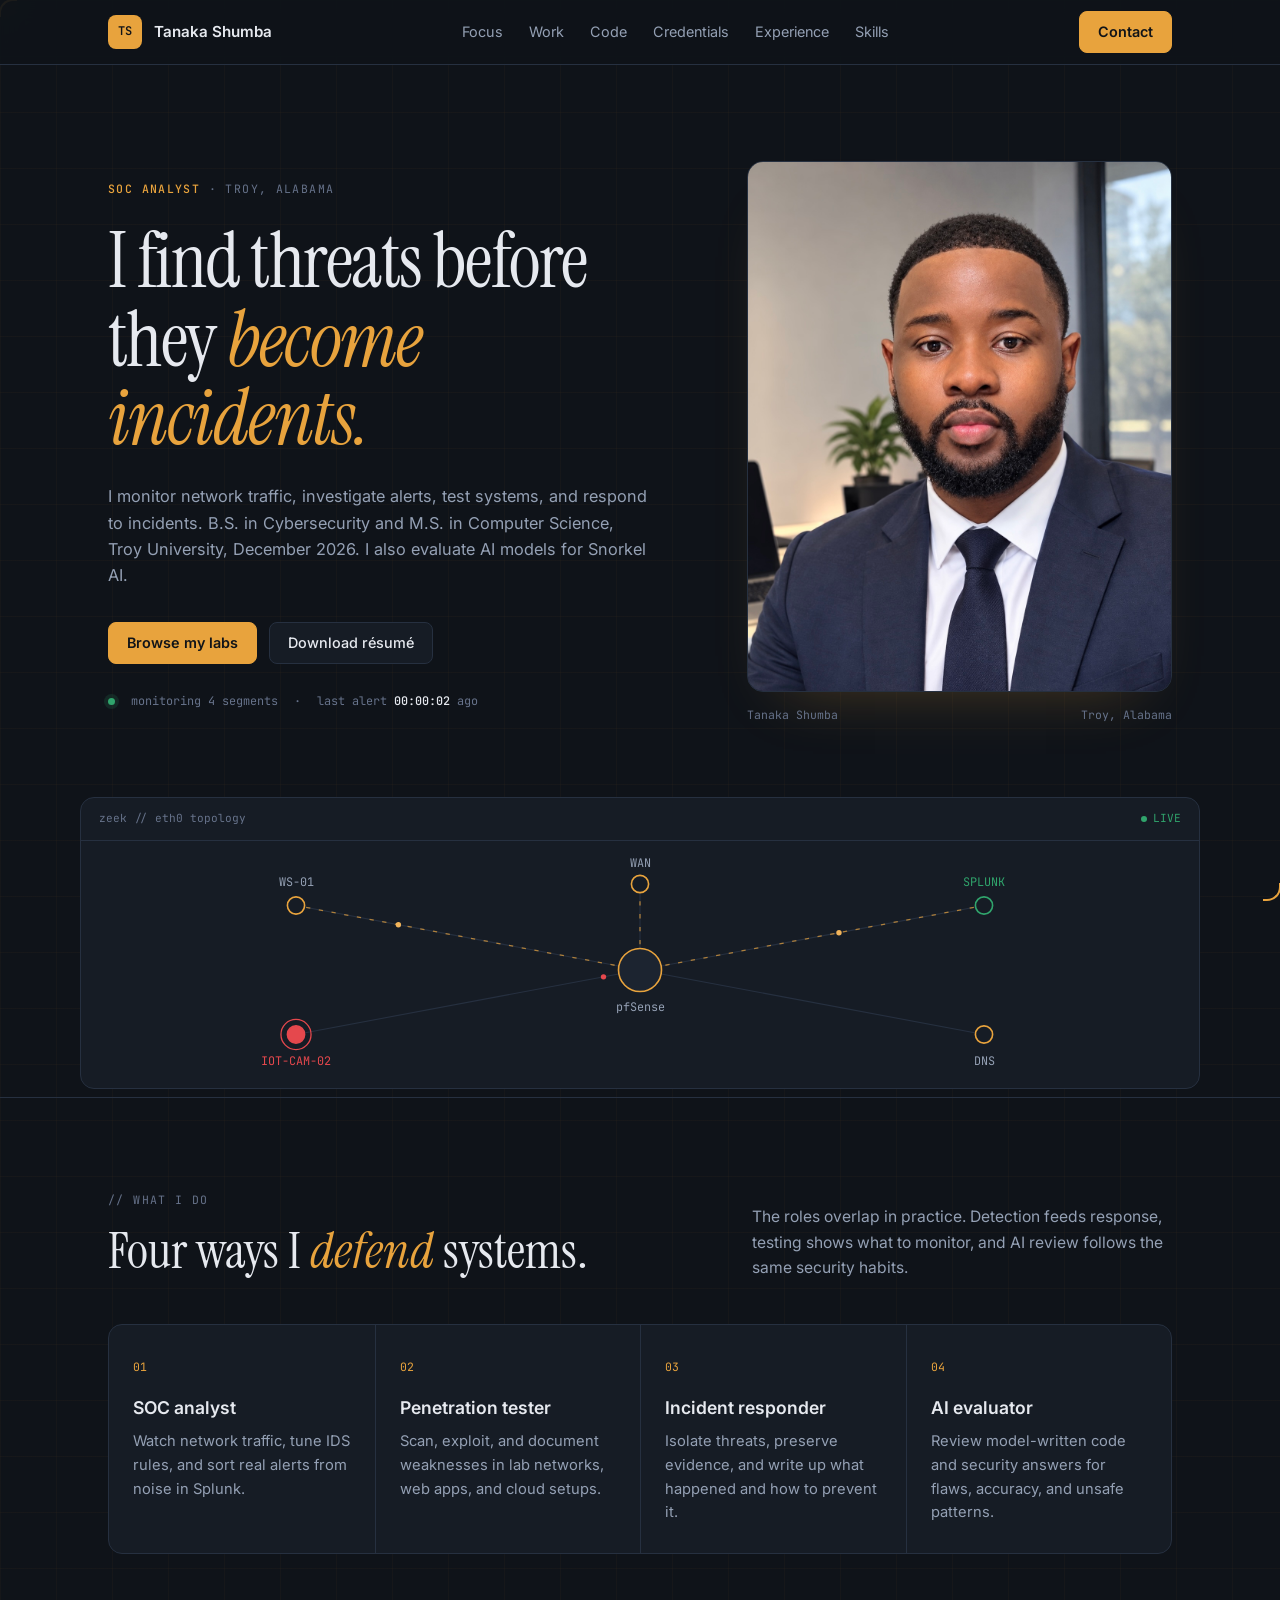
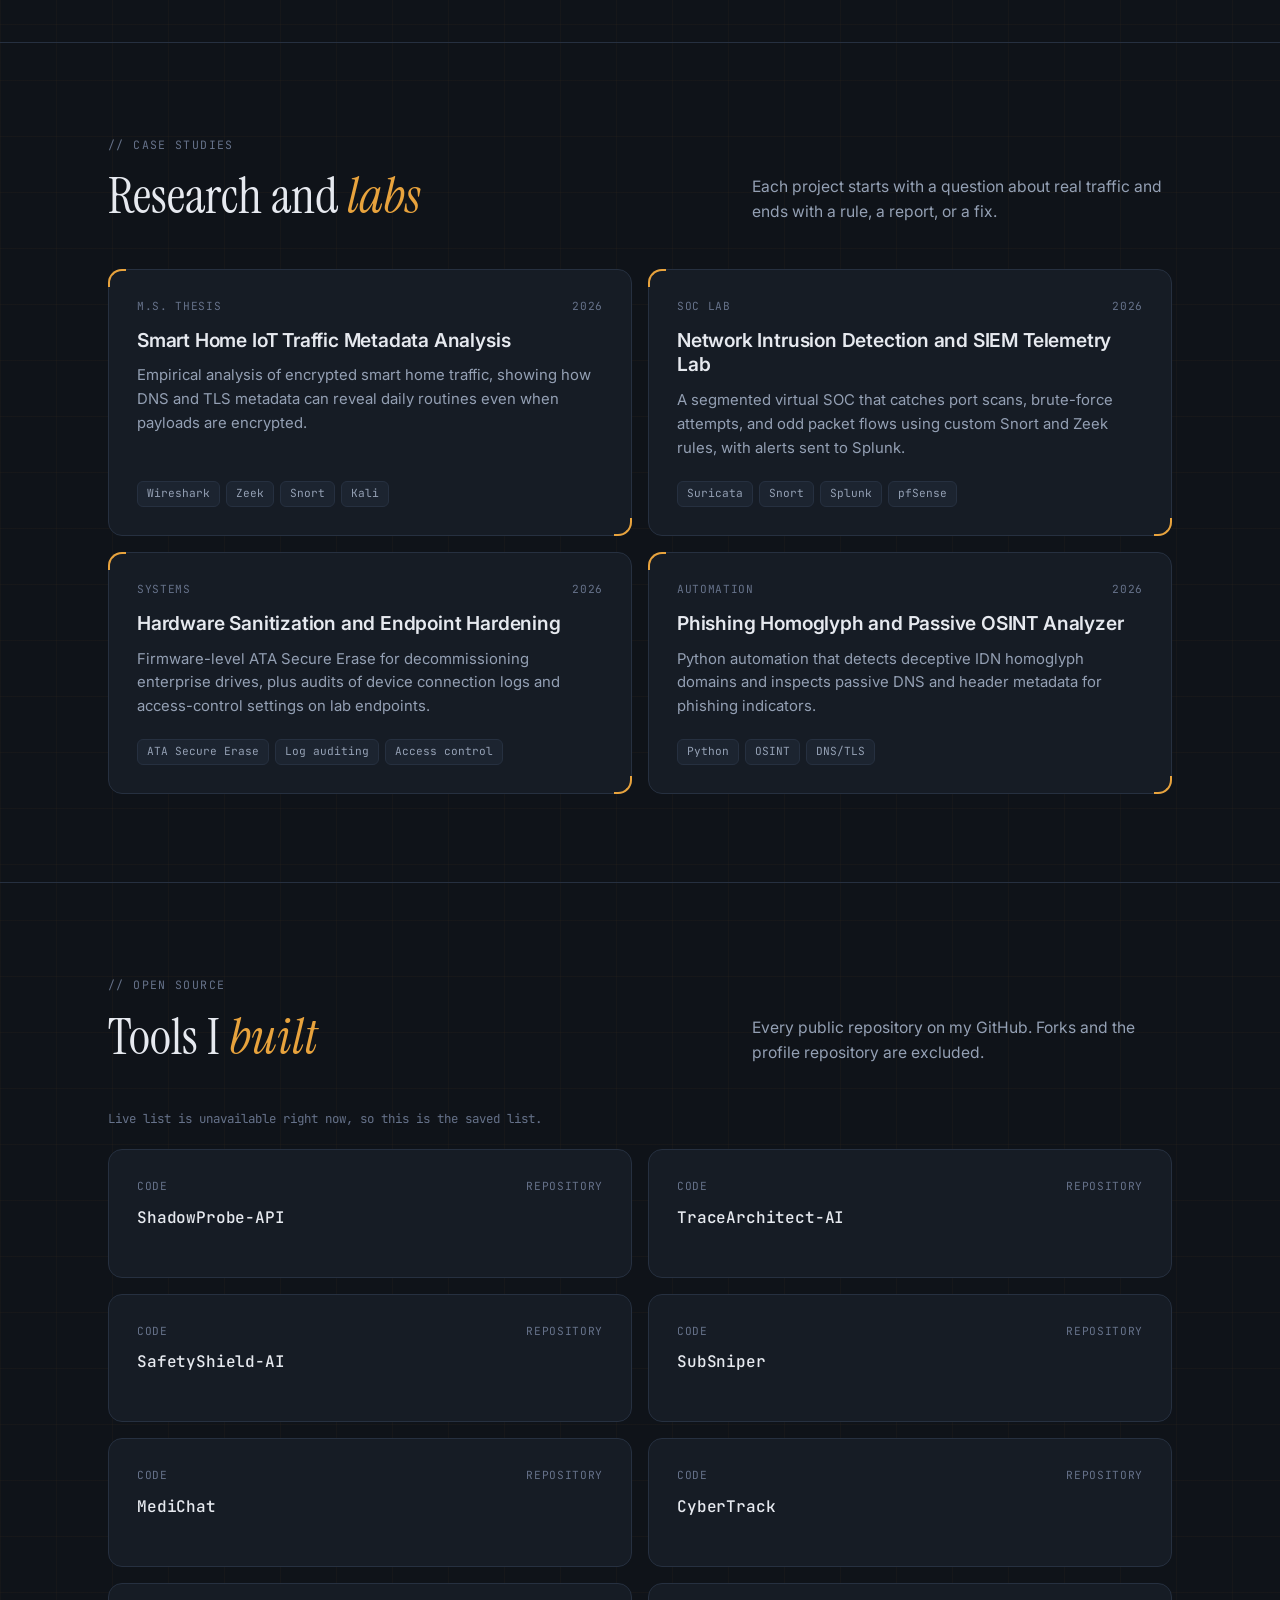
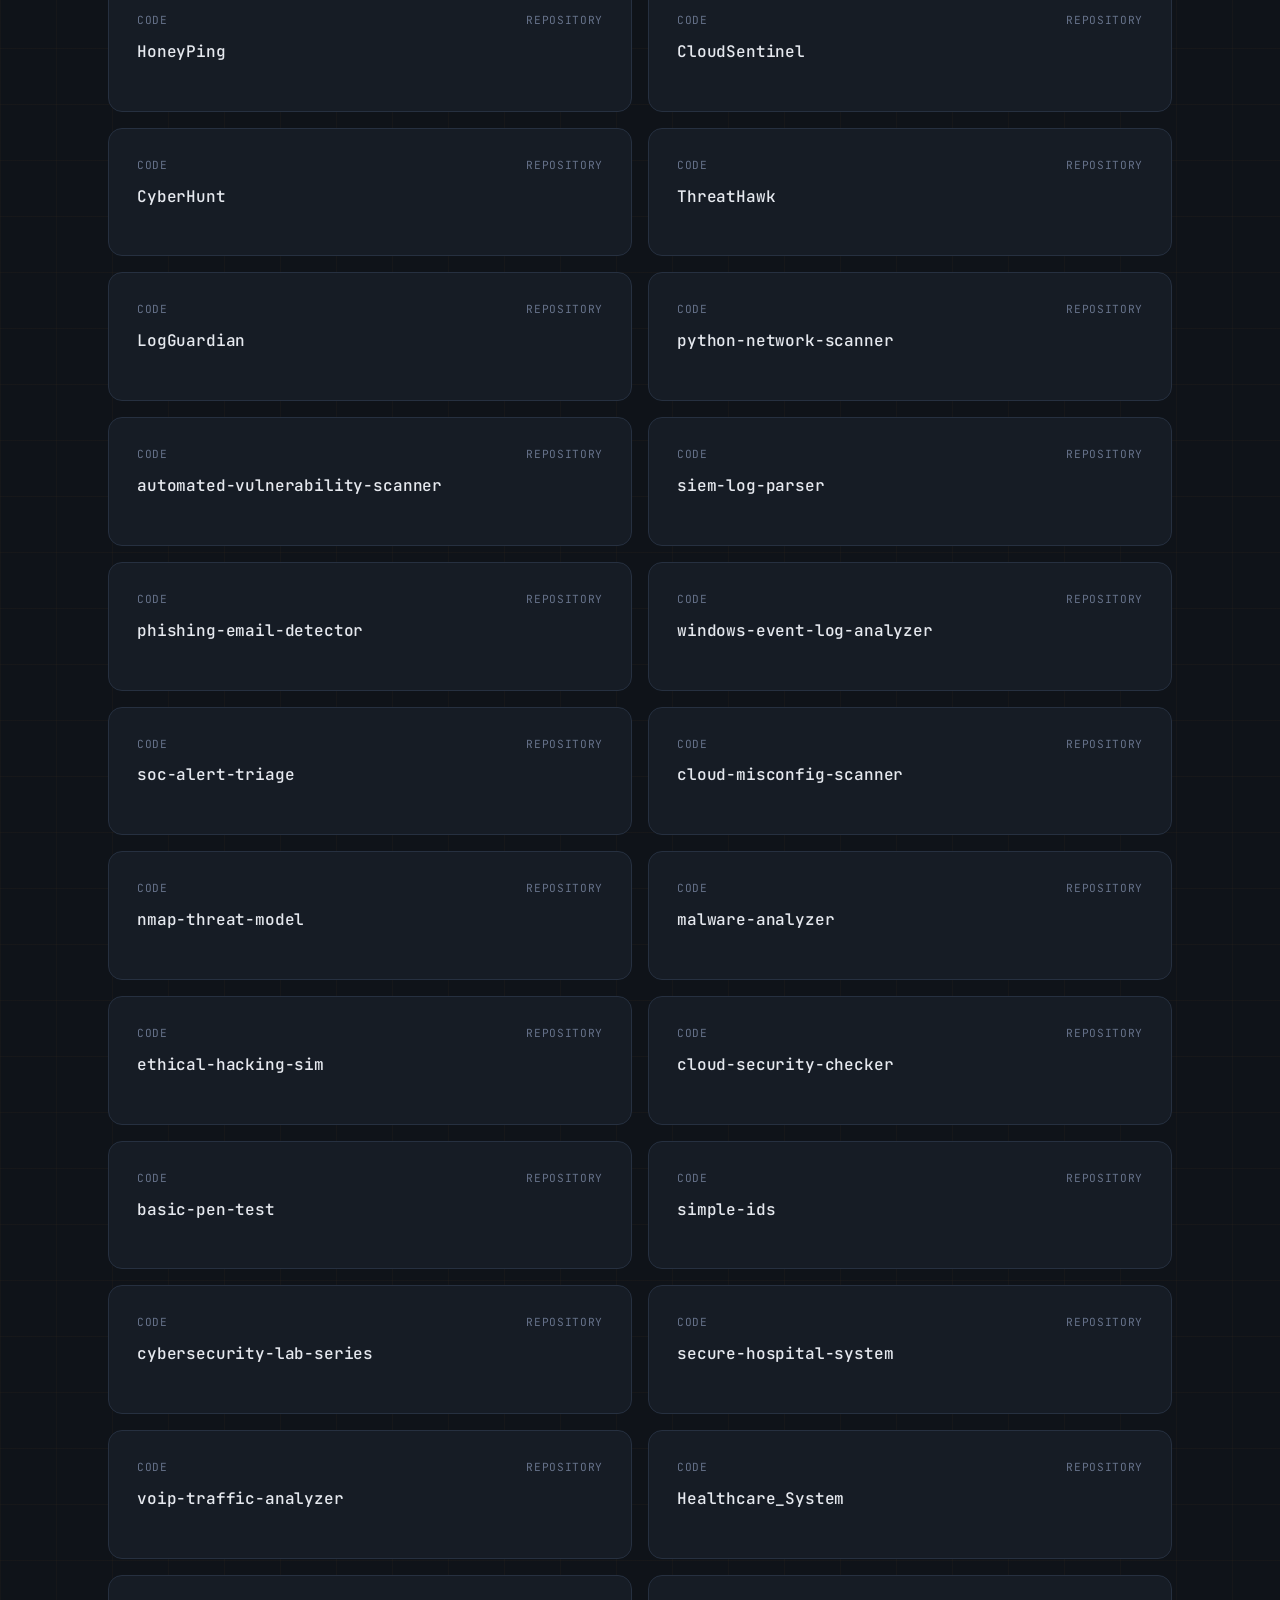
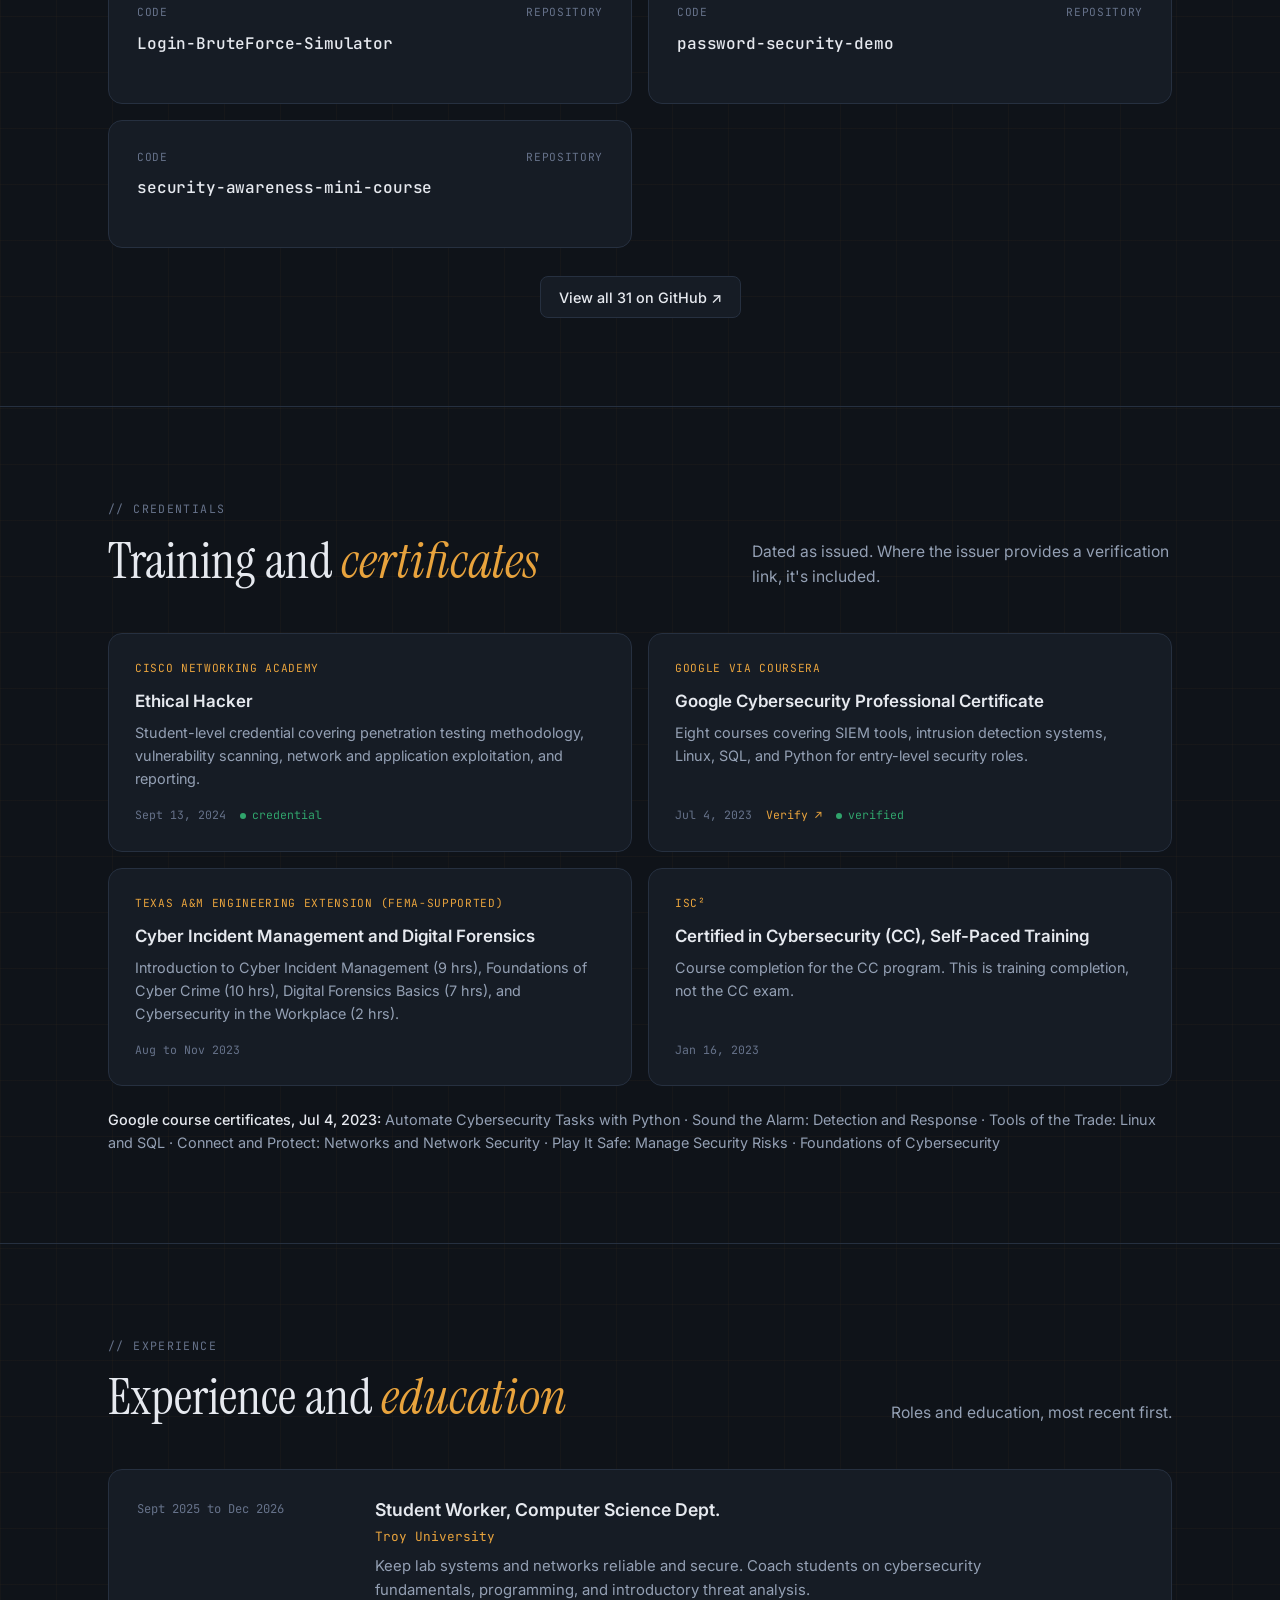
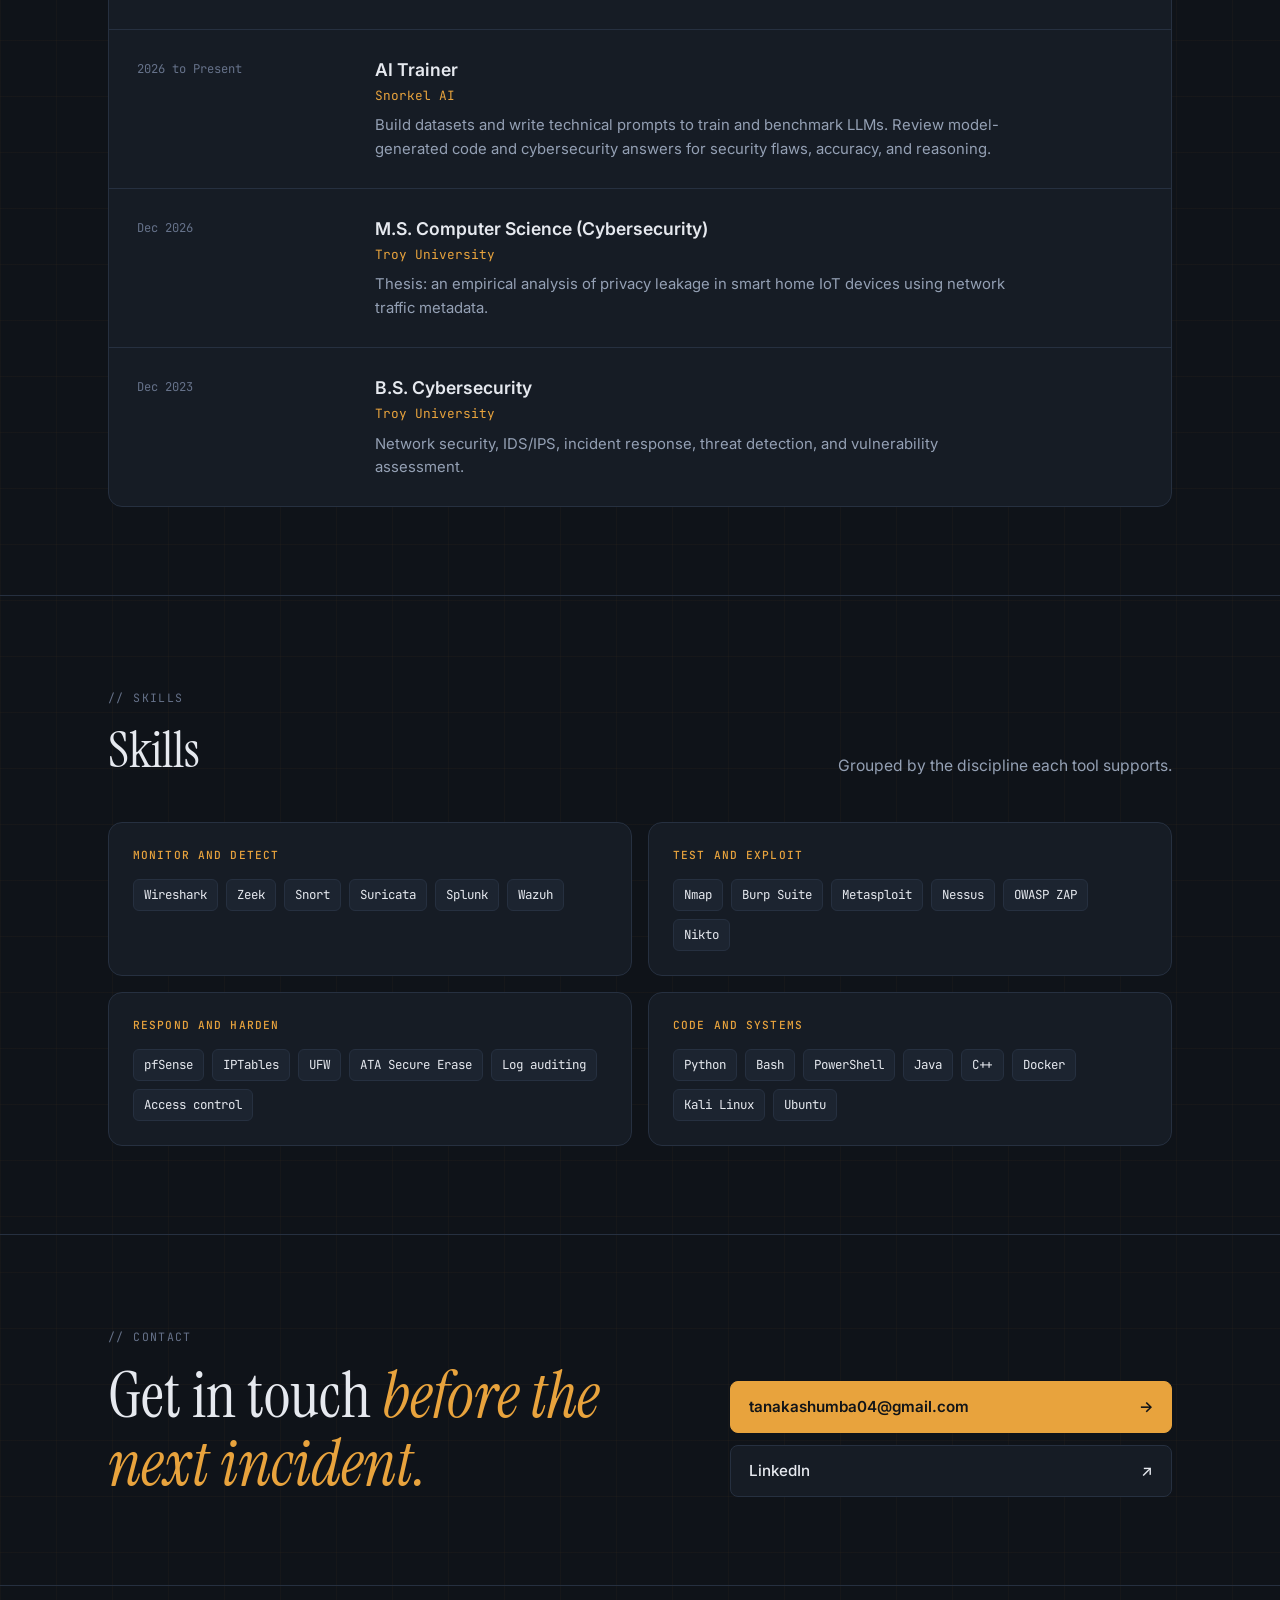
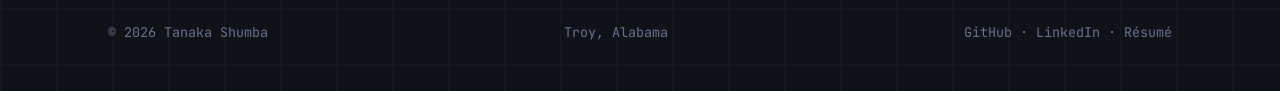
<file: index.html>
<!DOCTYPE html>
<html lang="en">
<head>
<meta charset="UTF-8">
<meta name="viewport" content="width=device-width, initial-scale=1">
<title>Tanaka Shumba | Cybersecurity Analyst</title>
<meta name="description" content="Tanaka Shumba, cybersecurity analyst. Network monitoring, threat detection, penetration testing, and incident response. Troy University.">
<link rel="preconnect" href="https://fonts.googleapis.com">
<link rel="preconnect" href="https://fonts.gstatic.com" crossorigin>
<link href="https://fonts.googleapis.com/css2?family=Inter:wght@400;500;600&family=Instrument+Serif:ital@0;1&family=JetBrains+Mono:wght@400;500&display=swap" rel="stylesheet">
<style>
:root{
  --bg:#0F1319; --panel:#161C25; --panel2:#1C2430; --line:#263040;
  --text:#E6E9EF; --muted:#94A0B4; --dim:#66728A;
  --accent:#E8A33D; --accent-hover:#F2B45A; --accent-soft:#5A4420; --accent-ink:#111418;
  --red:#E5484D; --green:#30A46C;
}
*{box-sizing:border-box;margin:0;padding:0}
html{scroll-behavior:smooth;scroll-padding-top:88px}
body{
  background-color:var(--bg);
  background-image:
    linear-gradient(rgba(232,163,61,.03) 1px,transparent 1px),
    linear-gradient(90deg,rgba(232,163,61,.03) 1px,transparent 1px);
  background-size:56px 56px;
  color:var(--text);font-family:Inter,system-ui,sans-serif;font-size:16px;line-height:1.6;-webkit-font-smoothing:antialiased;
}
a{color:inherit;text-decoration:none}
img{display:block;max-width:100%}
.wrap{max-width:1120px;margin:0 auto;padding:0 28px}
.eyebrow{font-family:'JetBrains Mono',monospace;font-size:.72rem;letter-spacing:.12em;text-transform:uppercase;color:var(--dim)}
.eyebrow b{color:var(--accent);font-weight:500}
em{font-style:italic;color:var(--accent)}
:focus-visible{outline:2px solid var(--accent);outline-offset:3px;border-radius:4px}

/* Header */
header{position:sticky;top:0;z-index:50;background:rgba(15,19,25,.9);backdrop-filter:blur(14px);-webkit-backdrop-filter:blur(14px);border-bottom:1px solid var(--line)}
.bar{height:64px;display:flex;align-items:center;justify-content:space-between;gap:16px}
.brand{display:flex;align-items:center;gap:12px;font-weight:600;font-size:.95rem}
.mark{width:34px;height:34px;border-radius:8px;background:var(--accent);color:var(--accent-ink);display:grid;place-items:center;font-family:'JetBrains Mono',monospace;font-size:.75rem;font-weight:600}
nav{display:flex;gap:26px;font-size:.9rem;color:var(--muted)}
nav a:hover{color:var(--text)}
.bar-right{display:flex;gap:10px;align-items:center}
.menu{display:none;height:40px;padding:0 14px;border:1px solid var(--line);border-radius:8px;background:var(--panel);color:var(--text);font:inherit;font-size:.85rem;cursor:pointer;align-items:center}

/* Buttons */
.btn{display:inline-flex;align-items:center;gap:8px;height:42px;padding:0 18px;border-radius:8px;border:1px solid var(--line);background:var(--panel);font-size:.9rem;font-weight:500;color:var(--text);transition:border-color .2s,background .2s;white-space:nowrap}
.btn:hover{border-color:var(--accent)}
.btn-primary{background:var(--accent);border-color:var(--accent);color:var(--accent-ink);font-weight:600}
.btn-primary:hover{background:var(--accent-hover);border-color:var(--accent-hover)}

/* Hero */
.hero{display:grid;grid-template-columns:1.15fr .85fr;gap:64px;align-items:center;padding:96px 28px 72px}
.hero h1{font-family:'Instrument Serif',serif;font-weight:400;font-size:clamp(3rem,6vw,5rem);line-height:1.02;letter-spacing:-.02em;margin:22px 0 26px}
.lead{color:var(--muted);font-size:1.02rem;max-width:540px}
.actions{display:flex;gap:12px;margin-top:34px;flex-wrap:wrap}
.status{margin-top:28px;display:flex;flex-wrap:wrap;gap:10px 16px;align-items:center;font-family:'JetBrains Mono',monospace;font-size:.74rem;color:var(--dim)}
.status .dot{width:7px;height:7px;border-radius:50%;background:var(--green);box-shadow:0 0 0 4px rgba(48,164,108,.15);animation:blink 1.6s ease-in-out infinite}
.status b{color:var(--text);font-weight:500}

/* Portrait */
.portrait .frame{aspect-ratio:4/5;border-radius:16px;overflow:hidden;border:1px solid var(--line);background:var(--panel);box-shadow:0 30px 60px -36px rgba(232,163,61,.3)}
.portrait img{width:100%;height:100%;object-fit:cover;object-position:center top}
.portrait .initials{display:none;height:100%;place-items:center;font-family:'Instrument Serif',serif;font-size:6rem;color:var(--dim)}
.portrait .caption{margin-top:14px;display:flex;justify-content:space-between;font-family:'JetBrains Mono',monospace;font-size:.72rem;color:var(--dim)}

/* Live topology band */
.scopeBand{padding:0 0 8px}
.scope{background:var(--panel);border:1px solid var(--line);border-radius:14px;overflow:hidden}
.scopeHead{display:flex;justify-content:space-between;align-items:center;padding:12px 18px;border-bottom:1px solid var(--line);font-family:'JetBrains Mono',monospace;font-size:.7rem;color:var(--dim)}
.scopeHead .live{color:var(--green);display:inline-flex;align-items:center;gap:6px}
.scopeHead .live i{width:6px;height:6px;border-radius:50%;background:var(--green);animation:blink 1.6s ease-in-out infinite}
.map{display:block;width:100%;height:auto}
.lbl{font-family:'JetBrains Mono',monospace;font-size:11px;fill:var(--muted)}
.lbl.hot{fill:var(--red)}
.lbl.ok{fill:var(--green)}
.flow{stroke-dasharray:4 8;animation:flow 1.8s linear infinite}
.ring{transform-box:fill-box;transform-origin:center;animation:ring 2s ease-out infinite}
@keyframes flow{to{stroke-dashoffset:-24}}
@keyframes ring{0%{transform:scale(.6);opacity:.9}100%{transform:scale(2.4);opacity:0}}
@keyframes blink{50%{opacity:.25}}

/* Sections */
section{padding:88px 0;border-top:1px solid var(--line)}
.head{display:flex;justify-content:space-between;align-items:flex-end;gap:24px;margin-bottom:44px;flex-wrap:wrap}
.head h2{font-family:'Instrument Serif',serif;font-weight:400;font-size:clamp(2.2rem,4vw,3.2rem);line-height:1.1;margin-top:12px}
.head p{color:var(--muted);max-width:420px;font-size:.98rem}

/* Roles */
.roles{display:grid;grid-template-columns:repeat(4,1fr);border:1px solid var(--line);border-radius:14px;overflow:hidden;background:var(--panel)}
.role{padding:28px 24px}
.role+.role{border-left:1px solid var(--line)}
.role .num{font-family:'JetBrains Mono',monospace;font-size:.72rem;color:var(--accent)}
.role h3{font-size:1.1rem;font-weight:600;margin:16px 0 8px}
.role p{color:var(--muted);font-size:.92rem}

/* Cards */
.grid2{display:grid;grid-template-columns:repeat(2,1fr);gap:16px}
.card{position:relative;background:var(--panel);border:1px solid var(--line);border-radius:14px;padding:28px;display:flex;flex-direction:column;gap:12px;transition:border-color .2s,box-shadow .2s}
.card:hover{border-color:var(--accent-soft);box-shadow:0 14px 34px -22px rgba(232,163,61,.4)}
.card .top{display:flex;justify-content:space-between;gap:10px;font-family:'JetBrains Mono',monospace;font-size:.7rem;color:var(--dim);letter-spacing:.06em;text-transform:uppercase}
.card h3{font-size:1.2rem;font-weight:600;line-height:1.3;letter-spacing:-.01em}
.card p{color:var(--muted);font-size:.93rem}
.tools{display:flex;flex-wrap:wrap;gap:6px;margin-top:auto;padding-top:8px}
.tools span{font-family:'JetBrains Mono',monospace;font-size:.7rem;color:var(--muted);border:1px solid var(--line);border-radius:6px;padding:3px 9px;background:var(--panel2)}

/* Scan-frame brackets on case study cards */
.frame::before,.frame::after{content:"";position:absolute;width:16px;height:16px;border:0 solid var(--accent);pointer-events:none;transition:width .25s,height .25s}
.frame::before{top:-1px;left:-1px;border-top-width:2px;border-left-width:2px;border-top-left-radius:14px}
.frame::after{bottom:-1px;right:-1px;border-bottom-width:2px;border-right-width:2px;border-bottom-right-radius:14px}
.frame:hover::before,.frame:hover::after{width:26px;height:26px}
.card.linked{cursor:pointer}
.viewRepo{font-family:'JetBrains Mono',monospace;font-size:.7rem;color:var(--accent);text-transform:none;letter-spacing:.02em}

/* Repositories */
.repo h3{font-family:'JetBrains Mono',monospace;font-size:1rem;font-weight:500;word-break:break-word}
.repoNote{margin-bottom:20px;font-family:'JetBrains Mono',monospace;font-size:.78rem;color:var(--dim)}
.repoMore{margin-top:28px;display:flex;justify-content:center}
.muted{color:var(--muted)}

/* Credentials */
.creds{display:grid;grid-template-columns:repeat(2,1fr);gap:16px}
.cred{background:var(--panel);border:1px solid var(--line);border-radius:14px;padding:26px;display:flex;flex-direction:column;gap:6px}
.cred .issuer{font-family:'JetBrains Mono',monospace;font-size:.7rem;color:var(--accent);letter-spacing:.06em;text-transform:uppercase}
.cred h3{font-size:1.06rem;font-weight:600;margin-top:4px}
.cred p{color:var(--muted);font-size:.9rem}
.cred .when{font-family:'JetBrains Mono',monospace;font-size:.72rem;color:var(--dim);margin-top:auto;padding-top:10px;display:flex;gap:14px;align-items:center;flex-wrap:wrap}
.cred .when a{color:var(--accent)}
.cred .when a:hover{text-decoration:underline}
.verified{color:var(--green);display:inline-flex;align-items:center;gap:6px}
.verified::before{content:"";width:6px;height:6px;border-radius:50%;background:var(--green)}
.courses{margin-top:22px;font-size:.9rem;color:var(--muted)}
.courses b{color:var(--text);font-weight:500}

/* Experience */
.log{border:1px solid var(--line);border-radius:14px;overflow:hidden;background:var(--panel)}
.row{display:grid;grid-template-columns:210px 1fr;gap:28px;padding:26px 28px;border-top:1px solid var(--line)}
.row:first-child{border-top:0}
.row .when{font-family:'JetBrains Mono',monospace;font-size:.76rem;color:var(--dim);padding-top:4px}
.row h3{font-size:1.1rem;font-weight:600}
.row .org{font-family:'JetBrains Mono',monospace;color:var(--accent);font-size:.8rem;margin:2px 0 8px}
.row p{color:var(--muted);font-size:.93rem;max-width:640px}

/* Skills */
.stack{display:grid;grid-template-columns:repeat(2,1fr);gap:16px;align-items:stretch}
.box{background:var(--panel);border:1px solid var(--line);border-radius:14px;padding:24px;height:100%}
.box h4{font-family:'JetBrains Mono',monospace;font-size:.7rem;letter-spacing:.1em;text-transform:uppercase;color:var(--accent);font-weight:500;margin-bottom:14px}
.box ul{list-style:none;display:flex;flex-wrap:wrap;gap:8px}
.box li{font-family:'JetBrains Mono',monospace;font-size:.78rem;border:1px solid var(--line);border-radius:6px;padding:5px 10px;background:var(--panel2);color:var(--text)}

/* Contact */
.contact{display:grid;grid-template-columns:1.3fr 1fr;gap:48px;align-items:end}
.contact h2{font-family:'Instrument Serif',serif;font-weight:400;font-size:clamp(2.6rem,5vw,4rem);line-height:1.05;margin-top:14px}
.contact-actions{display:flex;flex-direction:column;gap:12px}
.contact-actions .btn{justify-content:space-between;height:52px;font-size:.95rem}

/* Footer */
footer{border-top:1px solid var(--line);padding:36px 0 48px;color:var(--dim);font-size:.84rem;font-family:'JetBrains Mono',monospace}
footer .wrap{display:flex;justify-content:space-between;gap:20px;flex-wrap:wrap}
footer a:hover{color:var(--accent)}

/* Responsive */
@media (max-width:920px){
  .hero{grid-template-columns:1fr;gap:48px;padding:64px 28px}
  .portrait{max-width:380px}
  .menu{display:inline-flex}
  nav{display:none}
  header.open nav{display:flex;position:absolute;top:64px;left:0;right:0;flex-direction:column;gap:0;background:var(--bg);border-bottom:1px solid var(--line);padding:4px 28px 12px}
  header.open nav a{padding:12px 0;border-bottom:1px solid var(--line)}
  .roles{grid-template-columns:1fr 1fr}
  .role:nth-child(3){border-left:0}
  .role:nth-child(n+3){border-top:1px solid var(--line)}
  .grid2,.creds,.stack,.contact{grid-template-columns:1fr}
  .row{grid-template-columns:1fr;gap:6px}
}
@media (max-width:600px){
  .roles{grid-template-columns:1fr}
  .role+.role{border-left:0;border-top:1px solid var(--line)}
}
@media (prefers-reduced-motion:reduce){
  .flow,.ring,.cur,.scopeHead .live i,.status .dot{animation:none!important}
  animateMotion{display:none}
}
</style>
</head>
<body>

<header id="siteHeader">
  <div class="wrap bar">
    <a class="brand" href="#top"><span class="mark">TS</span>Tanaka Shumba</a>
    <nav>
      <a href="#roles">Focus</a><a href="#work">Work</a><a href="#code">Code</a><a href="#credentials">Credentials</a><a href="#experience">Experience</a><a href="#skills">Skills</a>
    </nav>
    <div class="bar-right">
      <a class="btn btn-primary" href="#contact">Contact</a>
      <button class="menu" id="menuBtn" type="button" aria-expanded="false" aria-controls="siteHeader">Menu</button>
    </div>
  </div>
</header>

<main>
  <div class="hero wrap" id="top">
    <div>
      <span class="eyebrow"><b>SOC analyst</b> · Troy, Alabama</span>
      <h1>I find threats before they <em>become incidents.</em></h1>
      <p class="lead">I monitor network traffic, investigate alerts, test systems, and respond to incidents. B.S. in Cybersecurity and M.S. in Computer Science, Troy University, December 2026. I also evaluate AI models for Snorkel AI.</p>
      <div class="actions">
        <a class="btn btn-primary" href="#work">Browse my labs</a>
        <a class="btn" href="resume.pdf" download="Tanaka_Shumba_Resume.pdf">Download résumé</a>
      </div>
      <div class="status">
        <span class="dot"></span>
        <span>monitoring 4 segments</span>
        <span>·</span>
        <span>last alert <b id="ago">00:00:00</b> ago</span>
      </div>
    </div>

    <figure class="portrait">
      <div class="frame">
        <img src="profile.jpg" alt="Tanaka Shumba" onerror="this.style.display='none';this.nextElementSibling.style.display='grid'">
        <div class="initials">TS</div>
      </div>
      <figcaption class="caption"><span>Tanaka Shumba</span><span>Troy, Alabama</span></figcaption>
    </figure>
  </div>

  <div class="wrap scopeBand">
    <figure class="scope" aria-label="Network monitoring diagram">
      <div class="scopeHead">
        <span>zeek // eth0 topology</span>
        <span class="live"><i></i>LIVE</span>
      </div>
      <svg class="map" viewBox="0 0 1040 230" role="img" aria-label="Network diagram: a pfSense hub monitoring five hosts. One camera is flagged with a live alert, and the SIEM node is healthy.">
        <g stroke="#263040" stroke-width="1" fill="none">
          <path d="M520 120 L200 60"/>
          <path d="M520 120 L200 180"/>
          <path d="M520 120 L840 60"/>
          <path d="M520 120 L840 180"/>
          <path d="M520 120 L520 40"/>
        </g>
        <g stroke="#E8A33D" stroke-width="1.2" fill="none" opacity=".7" class="flow">
          <path d="M520 120 L200 60"/>
          <path d="M520 120 L840 60"/>
          <path d="M520 120 L520 40"/>
        </g>
        <circle r="2.5" fill="#F2B45A"><animateMotion dur="2.8s" repeatCount="indefinite" path="M520 120 L200 60"/></circle>
        <circle r="2.5" fill="#F2B45A"><animateMotion dur="3.4s" repeatCount="indefinite" path="M520 120 L840 60"/></circle>
        <circle r="2.5" fill="#E5484D"><animateMotion dur="2.2s" repeatCount="indefinite" path="M200 180 L520 120"/></circle>

        <circle cx="200" cy="180" r="14" fill="none" stroke="#E5484D" stroke-width="1.2" class="ring"/>

        <circle cx="520" cy="120" r="20" fill="#1C2430" stroke="#E8A33D" stroke-width="1.5"/>
        <text x="520" y="158" text-anchor="middle" class="lbl">pfSense</text>

        <circle cx="200" cy="60" r="8" fill="#161C25" stroke="#E8A33D" stroke-width="1.5"/>
        <text x="200" y="42" text-anchor="middle" class="lbl">WS-01</text>

        <circle cx="200" cy="180" r="8" fill="#E5484D" stroke="#E5484D" stroke-width="1.5"/>
        <text x="200" y="208" text-anchor="middle" class="lbl hot">IOT-CAM-02</text>

        <circle cx="840" cy="60" r="8" fill="#161C25" stroke="#30A46C" stroke-width="1.5"/>
        <text x="840" y="42" text-anchor="middle" class="lbl ok">SPLUNK</text>

        <circle cx="840" cy="180" r="8" fill="#161C25" stroke="#E8A33D" stroke-width="1.5"/>
        <text x="840" y="208" text-anchor="middle" class="lbl">DNS</text>

        <circle cx="520" cy="40" r="8" fill="#161C25" stroke="#E8A33D" stroke-width="1.5"/>
        <text x="520" y="24" text-anchor="middle" class="lbl">WAN</text>
      </svg>
    </figure>
  </div>

  <section id="roles">
    <div class="wrap">
      <div class="head">
        <div><span class="eyebrow">// what i do</span><h2>Four ways I <em>defend</em> systems.</h2></div>
        <p>The roles overlap in practice. Detection feeds response, testing shows what to monitor, and AI review follows the same security habits.</p>
      </div>
      <div class="roles">
        <div class="role"><span class="num">01</span><h3>SOC analyst</h3><p>Watch network traffic, tune IDS rules, and sort real alerts from noise in Splunk.</p></div>
        <div class="role"><span class="num">02</span><h3>Penetration tester</h3><p>Scan, exploit, and document weaknesses in lab networks, web apps, and cloud setups.</p></div>
        <div class="role"><span class="num">03</span><h3>Incident responder</h3><p>Isolate threats, preserve evidence, and write up what happened and how to prevent it.</p></div>
        <div class="role"><span class="num">04</span><h3>AI evaluator</h3><p>Review model-written code and security answers for flaws, accuracy, and unsafe patterns.</p></div>
      </div>
    </div>
  </section>

  <section id="work">
    <div class="wrap">
      <div class="head">
        <div><span class="eyebrow">// case studies</span><h2>Research and <em>labs</em></h2></div>
        <p>Each project starts with a question about real traffic and ends with a rule, a report, or a fix.</p>
      </div>
      <div class="grid2">
        <article class="card frame" data-repo="">
          <div class="top"><span>M.S. thesis</span><span>2026</span></div>
          <h3>Smart Home IoT Traffic Metadata Analysis</h3>
          <p>Empirical analysis of encrypted smart home traffic, showing how DNS and TLS metadata can reveal daily routines even when payloads are encrypted.</p>
          <div class="tools"><span>Wireshark</span><span>Zeek</span><span>Snort</span><span>Kali</span></div>
        </article>
        <article class="card frame" data-repo="">
          <div class="top"><span>SOC lab</span><span>2026</span></div>
          <h3>Network Intrusion Detection and SIEM Telemetry Lab</h3>
          <p>A segmented virtual SOC that catches port scans, brute-force attempts, and odd packet flows using custom Snort and Zeek rules, with alerts sent to Splunk.</p>
          <div class="tools"><span>Suricata</span><span>Snort</span><span>Splunk</span><span>pfSense</span></div>
        </article>
        <article class="card frame" data-repo="">
          <div class="top"><span>Systems</span><span>2026</span></div>
          <h3>Hardware Sanitization and Endpoint Hardening</h3>
          <p>Firmware-level ATA Secure Erase for decommissioning enterprise drives, plus audits of device connection logs and access-control settings on lab endpoints.</p>
          <div class="tools"><span>ATA Secure Erase</span><span>Log auditing</span><span>Access control</span></div>
        </article>
        <article class="card frame" data-repo="">
          <div class="top"><span>Automation</span><span>2026</span></div>
          <h3>Phishing Homoglyph and Passive OSINT Analyzer</h3>
          <p>Python automation that detects deceptive IDN homoglyph domains and inspects passive DNS and header metadata for phishing indicators.</p>
          <div class="tools"><span>Python</span><span>OSINT</span><span>DNS/TLS</span></div>
        </article>
      </div>
    </div>
  </section>

  <section id="code">
    <div class="wrap">
      <div class="head">
        <div><span class="eyebrow">// open source</span><h2>Tools I <em>built</em></h2></div>
        <p>Every public repository on my GitHub. Forks and the profile repository are excluded.</p>
      </div>
      <p class="repoNote" id="repoNote">Loading repositories…</p>
      <div class="grid2" id="repos"></div>
      <div class="repoMore"><a class="btn" id="repoAll" href="https://github.com/TanakaShumba?tab=repositories" target="_blank" rel="noopener">View on GitHub ↗</a></div>
    </div>
  </section>

  <section id="credentials">
    <div class="wrap">
      <div class="head">
        <div><span class="eyebrow">// credentials</span><h2>Training and <em>certificates</em></h2></div>
        <p>Dated as issued. Where the issuer provides a verification link, it's included.</p>
      </div>
      <div class="creds">
        <div class="cred">
          <div class="issuer">Cisco Networking Academy</div>
          <h3>Ethical Hacker</h3>
          <p>Student-level credential covering penetration testing methodology, vulnerability scanning, network and application exploitation, and reporting.</p>
          <div class="when"><span>Sept 13, 2024</span><span class="verified">credential</span></div>
        </div>
        <div class="cred">
          <div class="issuer">Google via Coursera</div>
          <h3>Google Cybersecurity Professional Certificate</h3>
          <p>Eight courses covering SIEM tools, intrusion detection systems, Linux, SQL, and Python for entry-level security roles.</p>
          <div class="when"><span>Jul 4, 2023</span><a href="https://coursera.org/verify/professional-cert/5U8NB74Y76DD" target="_blank" rel="noopener">Verify ↗</a><span class="verified">verified</span></div>
        </div>
        <div class="cred">
          <div class="issuer">Texas A&amp;M Engineering Extension (FEMA-supported)</div>
          <h3>Cyber Incident Management and Digital Forensics</h3>
          <p>Introduction to Cyber Incident Management (9 hrs), Foundations of Cyber Crime (10 hrs), Digital Forensics Basics (7 hrs), and Cybersecurity in the Workplace (2 hrs).</p>
          <div class="when"><span>Aug to Nov 2023</span></div>
        </div>
        <div class="cred">
          <div class="issuer">ISC²</div>
          <h3>Certified in Cybersecurity (CC), Self-Paced Training</h3>
          <p>Course completion for the CC program. This is training completion, not the CC exam.</p>
          <div class="when"><span>Jan 16, 2023</span></div>
        </div>
      </div>
      <p class="courses"><b>Google course certificates, Jul 4, 2023:</b> Automate Cybersecurity Tasks with Python · Sound the Alarm: Detection and Response · Tools of the Trade: Linux and SQL · Connect and Protect: Networks and Network Security · Play It Safe: Manage Security Risks · Foundations of Cybersecurity</p>
    </div>
  </section>

  <section id="experience">
    <div class="wrap">
      <div class="head">
        <div><span class="eyebrow">// experience</span><h2>Experience and <em>education</em></h2></div>
        <p>Roles and education, most recent first.</p>
      </div>
      <div class="log">
        <div class="row"><div class="when">Sept 2025 to Dec 2026</div><div><h3>Student Worker, Computer Science Dept.</h3><div class="org">Troy University</div><p>Keep lab systems and networks reliable and secure. Coach students on cybersecurity fundamentals, programming, and introductory threat analysis.</p></div></div>
        <div class="row"><div class="when">2026 to Present</div><div><h3>AI Trainer</h3><div class="org">Snorkel AI</div><p>Build datasets and write technical prompts to train and benchmark LLMs. Review model-generated code and cybersecurity answers for security flaws, accuracy, and reasoning.</p></div></div>
        <div class="row"><div class="when">Dec 2026</div><div><h3>M.S. Computer Science (Cybersecurity)</h3><div class="org">Troy University</div><p>Thesis: an empirical analysis of privacy leakage in smart home IoT devices using network traffic metadata.</p></div></div>
        <div class="row"><div class="when">Dec 2023</div><div><h3>B.S. Cybersecurity</h3><div class="org">Troy University</div><p>Network security, IDS/IPS, incident response, threat detection, and vulnerability assessment.</p></div></div>
      </div>
    </div>
  </section>

  <section id="skills">
    <div class="wrap">
      <div class="head">
        <div><span class="eyebrow">// skills</span><h2>Skills</h2></div>
        <p>Grouped by the discipline each tool supports.</p>
      </div>
      <div class="stack">
        <div class="box"><h4>Monitor and detect</h4><ul><li>Wireshark</li><li>Zeek</li><li>Snort</li><li>Suricata</li><li>Splunk</li><li>Wazuh</li></ul></div>
        <div class="box"><h4>Test and exploit</h4><ul><li>Nmap</li><li>Burp Suite</li><li>Metasploit</li><li>Nessus</li><li>OWASP ZAP</li><li>Nikto</li></ul></div>
        <div class="box"><h4>Respond and harden</h4><ul><li>pfSense</li><li>IPTables</li><li>UFW</li><li>ATA Secure Erase</li><li>Log auditing</li><li>Access control</li></ul></div>
        <div class="box"><h4>Code and systems</h4><ul><li>Python</li><li>Bash</li><li>PowerShell</li><li>Java</li><li>C++</li><li>Docker</li><li>Kali Linux</li><li>Ubuntu</li></ul></div>
      </div>
    </div>
  </section>

  <section id="contact">
    <div class="wrap contact">
      <div>
        <span class="eyebrow">// contact</span>
        <h2>Get in touch <em>before the next incident.</em></h2>
      </div>
      <div class="contact-actions">
        <a class="btn btn-primary" href="mailto:tanakashumba04@gmail.com">tanakashumba04@gmail.com <span>→</span></a>
        <a class="btn" href="https://www.linkedin.com/in/tanakashumba-" target="_blank" rel="noopener">LinkedIn <span>↗</span></a>
      </div>
    </div>
  </section>
</main>

<footer>
  <div class="wrap">
    <span>© 2026 Tanaka Shumba</span>
    <span>Troy, Alabama</span>
    <span><a href="https://github.com/TanakaShumba" target="_blank" rel="noopener">GitHub</a> · <a href="https://www.linkedin.com/in/tanakashumba-" target="_blank" rel="noopener">LinkedIn</a> · <a href="resume.pdf" download="Tanaka_Shumba_Resume.pdf">Résumé</a></span>
  </div>
</footer>

<script>
// Mobile menu
(function () {
  var header = document.getElementById('siteHeader');
  var btn = document.getElementById('menuBtn');
  btn.addEventListener('click', function () {
    var open = header.classList.toggle('open');
    btn.setAttribute('aria-expanded', open ? 'true' : 'false');
    btn.textContent = open ? 'Close' : 'Menu';
  });
  header.querySelectorAll('nav a').forEach(function (a) {
    a.addEventListener('click', function () {
      header.classList.remove('open');
      btn.setAttribute('aria-expanded', 'false');
      btn.textContent = 'Menu';
    });
  });
})();

// Status counter: time since the last alert shown in the hero
(function () {
  var el = document.getElementById('ago');
  var start = Date.now();
  function pad(n) { return n < 10 ? '0' + n : String(n); }
  function tick() {
    var s = Math.floor((Date.now() - start) / 1000);
    el.textContent = pad(Math.floor(s / 3600)) + ':' + pad(Math.floor((s % 3600) / 60)) + ':' + pad(s % 60);
  }
  tick();
  setInterval(tick, 1000);
})();

// Tools I built: live from GitHub when available, saved list when GitHub blocks requests.
// Case file cards with data-repo="repo-name" link to that repo when it exists.
(function () {
  var user = 'TanakaShumba';
  var excluded = [user.toLowerCase(), (user + '.github.io').toLowerCase()];

  // Saved copy of the public repositories, used when the live GitHub list cannot load.
  // Update this list when you add or delete repositories.
  var FALLBACK = [
    'ShadowProbe-API', 'TraceArchitect-AI', 'SafetyShield-AI', 'SubSniper', 'MediChat',
    'CyberTrack', 'HoneyPing', 'CloudSentinel', 'CyberHunt', 'ThreatHawk', 'LogGuardian',
    'python-network-scanner', 'automated-vulnerability-scanner', 'siem-log-parser',
    'phishing-email-detector', 'windows-event-log-analyzer', 'soc-alert-triage',
    'cloud-misconfig-scanner', 'nmap-threat-model', 'malware-analyzer', 'ethical-hacking-sim',
    'cloud-security-checker', 'basic-pen-test', 'simple-ids', 'cybersecurity-lab-series',
    'secure-hospital-system', 'voip-traffic-analyzer', 'Healthcare_System',
    'Login-BruteForce-Simulator', 'password-security-demo', 'security-awareness-mini-course'
  ];

  var grid = document.getElementById('repos');
  var repoAll = document.getElementById('repoAll');
  var note = document.getElementById('repoNote');
  var caseCards = document.querySelectorAll('#work .card[data-repo]');

  function monthYear(iso) {
    var d = new Date(iso);
    return d.toLocaleDateString('en-US', { month: 'short', year: 'numeric' });
  }

  function render(repos) {
    grid.innerHTML = '';
    repos.forEach(function (r) {
      var a = document.createElement('a');
      a.className = 'card repo';
      a.href = r.html_url; a.target = '_blank'; a.rel = 'noopener';

      var top = document.createElement('div');
      top.className = 'top';
      var lang = document.createElement('span');
      lang.textContent = r.language || 'Code';
      var when = document.createElement('span');
      when.textContent = r.updated_at ? 'Updated ' + monthYear(r.updated_at) : 'Repository';
      top.append(lang, when);

      var h = document.createElement('h3');
      h.textContent = r.name;

      var stars = document.createElement('div');
      stars.className = 'tools';
      if (r.stargazers_count > 0) {
        var s = document.createElement('span');
        s.textContent = '★ ' + r.stargazers_count;
        stars.appendChild(s);
      }

      a.append(top, h, stars);
      grid.appendChild(a);
    });
  }

  function linkCases(repos) {
    caseCards.forEach(function (card) {
      var name = (card.getAttribute('data-repo') || '').toLowerCase();
      if (!name) return;
      var match = repos.filter(function (r) { return r.name.toLowerCase() === name; })[0];
      if (!match) return;
      card.classList.add('linked');
      card.addEventListener('click', function () { window.open(match.html_url, '_blank', 'noopener'); });
      var view = document.createElement('span');
      view.className = 'viewRepo';
      view.textContent = 'View repo ↗';
      card.querySelector('.top').appendChild(view);
    });
  }

  function useFallback() {
    var repos = FALLBACK.map(function (name) {
      return { name: name, html_url: 'https://github.com/' + user + '/' + name };
    });
    render(repos);
    linkCases(repos);
    repoAll.textContent = 'View all ' + repos.length + ' on GitHub ↗';
    note.textContent = 'Live list is unavailable right now, so this is the saved list.';
  }

  note.textContent = 'Loading repositories…';

  fetch('https://api.github.com/users/' + user + '/repos?per_page=100&sort=updated')
    .then(function (r) { if (!r.ok) throw new Error(r.status); return r.json(); })
    .then(function (list) {
      var repos = list.filter(function (r) {
        return !r.fork && excluded.indexOf(r.name.toLowerCase()) === -1;
      });
      render(repos);
      linkCases(repos);
      repoAll.textContent = 'View all ' + repos.length + ' on GitHub ↗';
      note.textContent = '';
    })
    .catch(useFallback);
})();
</script>
</body>
</html>
</file>
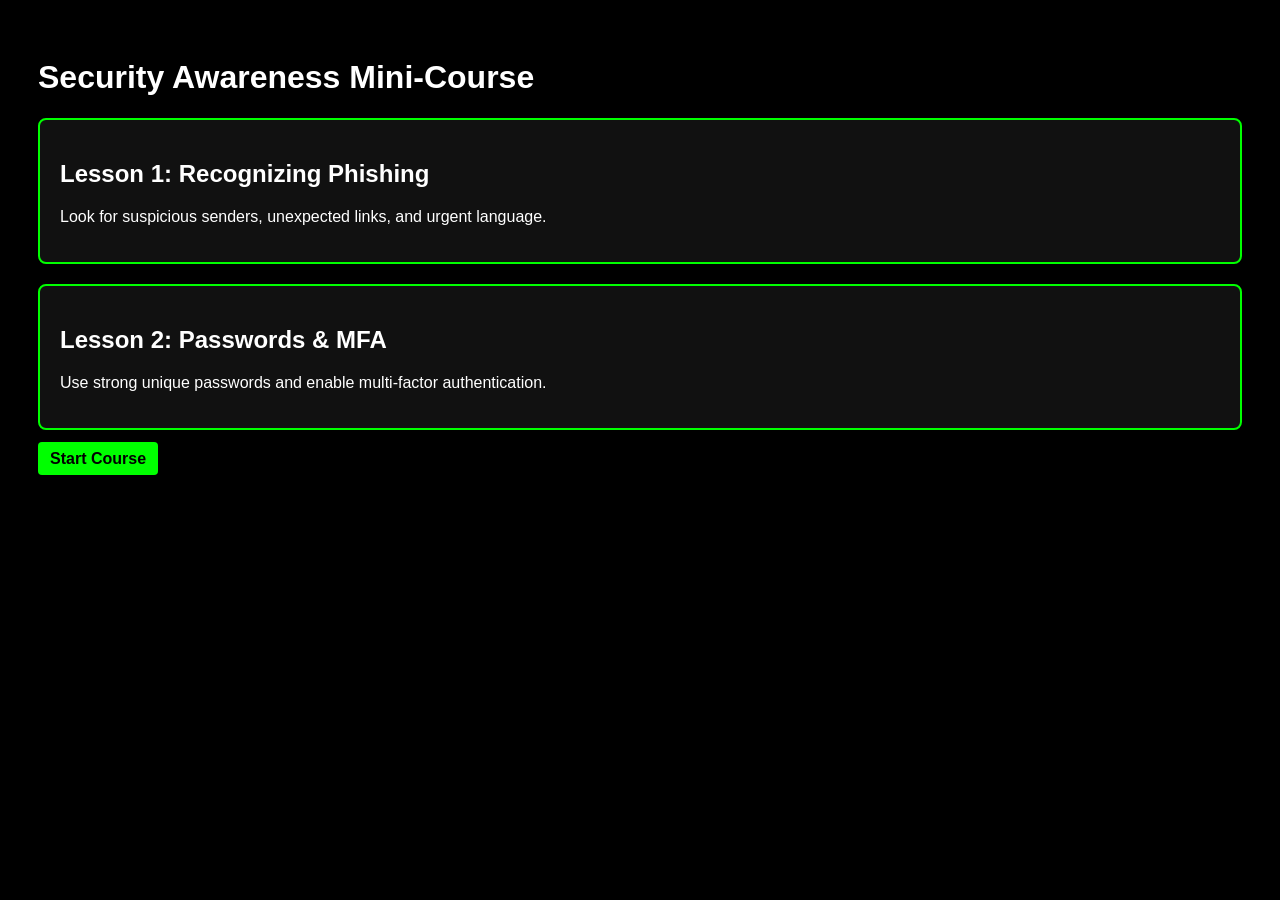
<file: port-website-backup/recovered/My Projects/security-awareness-mini-course/index.html>
<!doctype html>
<html>
<head>
  <meta charset="utf-8">
  <title>Security Awareness Mini-Course</title>
  <link rel="stylesheet" href="style.css">
</head>
<body>
  <header><h1>Security Awareness Mini-Course</h1></header>
  <main>
    <section class="card">
      <h2>Lesson 1: Recognizing Phishing</h2>
      <p>Look for suspicious senders, unexpected links, and urgent language.</p>
    </section>
    <section class="card">
      <h2>Lesson 2: Passwords & MFA</h2>
      <p>Use strong unique passwords and enable multi-factor authentication.</p>
    </section>
    <a class="btn" href="#" id="start">Start Course</a>
  </main>
  <script src="script.js"></script>
</body>
</html>
</file>
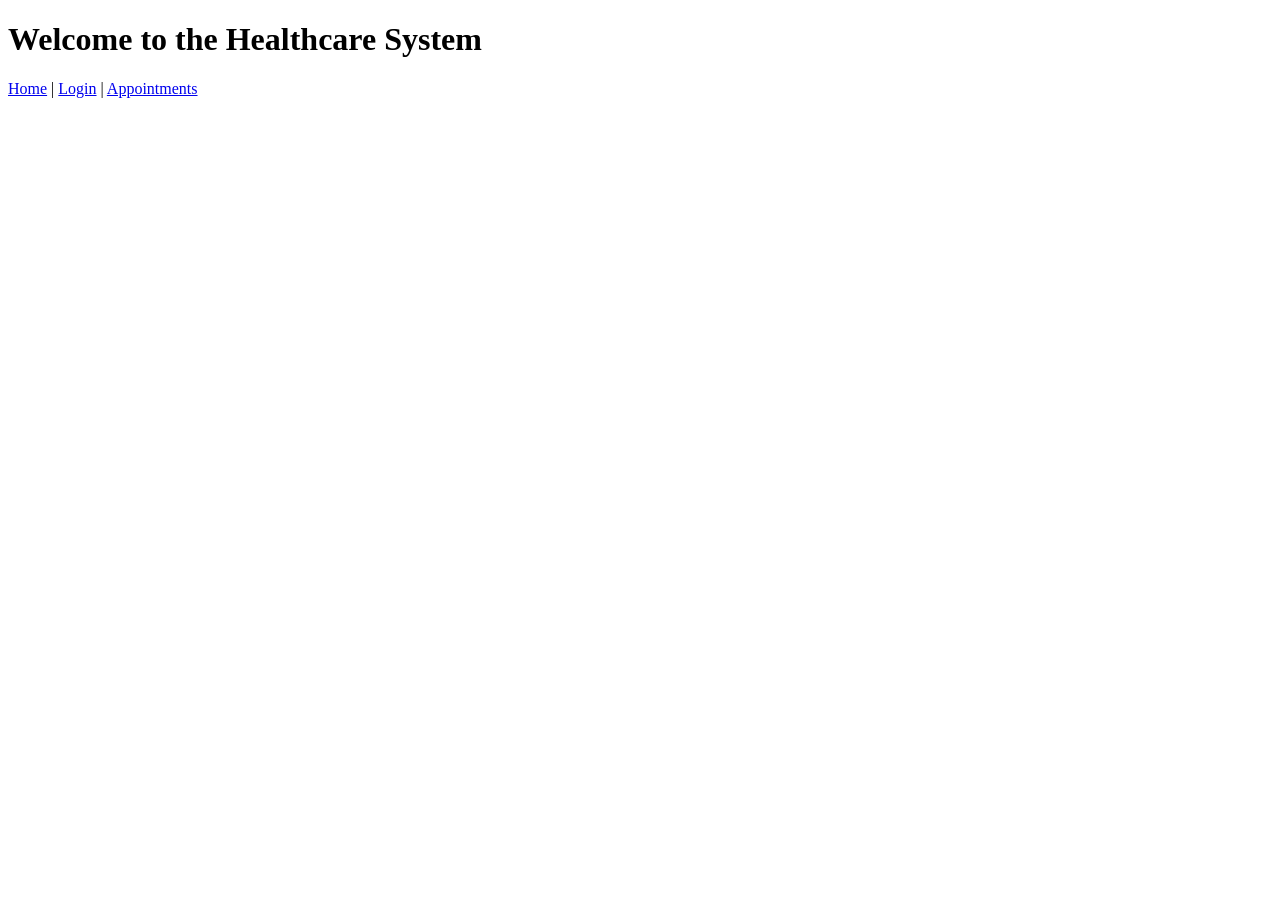
<file: port-website-backup/recovered/My Projects/Healthcare_System/templates/index.html>
<!DOCTYPE html>
<html lang="en">
<head>
    <meta charset="UTF-8">
    <meta name="viewport" content="width=device-width, initial-scale=1.0">
    <title>Healthcare System</title>
</head>
<body>
    <h1>Welcome to the Healthcare System</h1>
    <nav>
        <a href="/">Home</a> | 
        <a href="/login">Login</a> | 
        <a href="/appointments">Appointments</a>
    </nav>
</body>
</html>
</file>
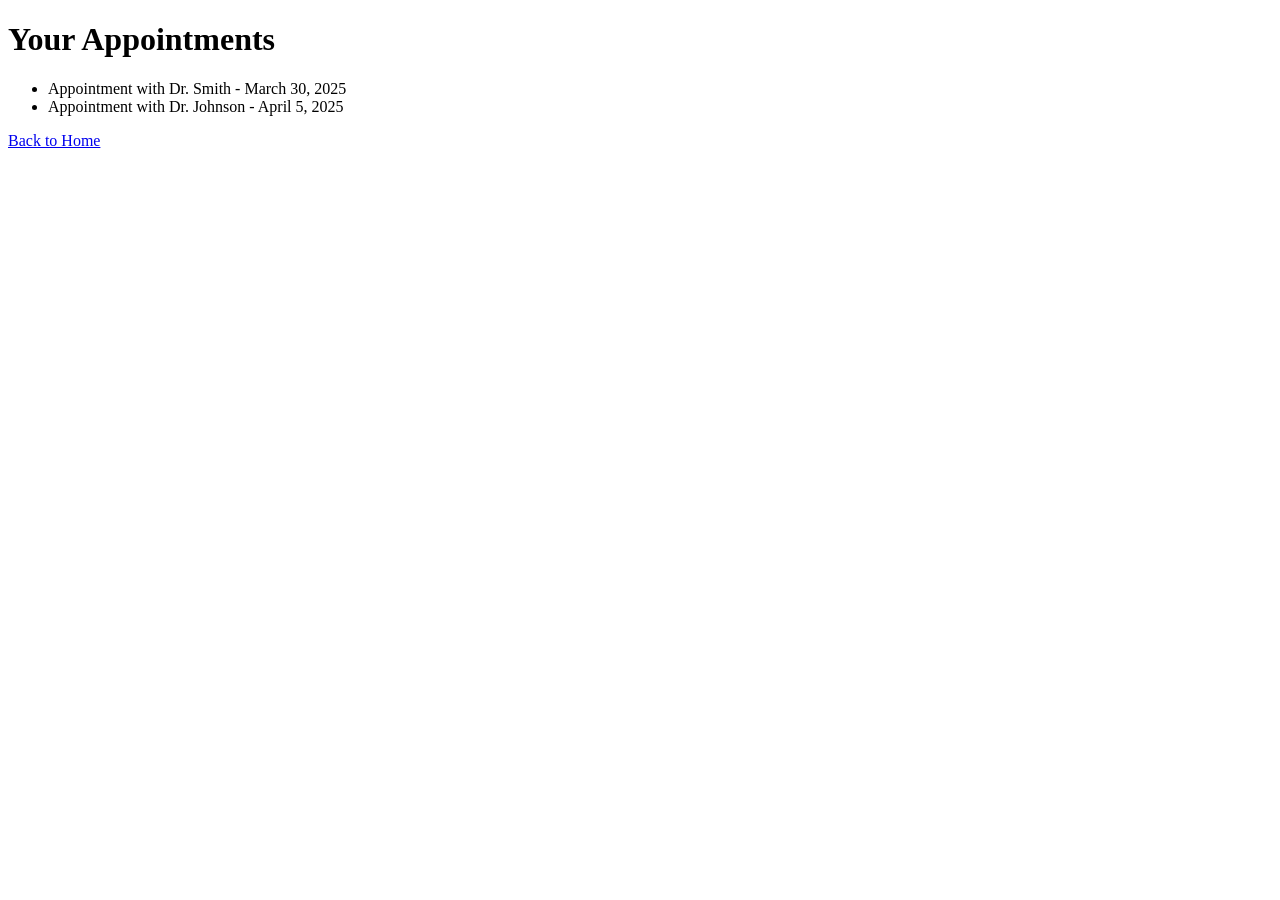
<file: port-website-backup/recovered/My Projects/Healthcare_System/templates/appointments.html>
<!DOCTYPE html>
<html lang="en">
<head>
    <meta charset="UTF-8">
    <meta name="viewport" content="width=device-width, initial-scale=1.0">
    <title>Appointments</title>
</head>
<body>
    <h1>Your Appointments</h1>
    <ul>
        <li>Appointment with Dr. Smith - March 30, 2025</li>
        <li>Appointment with Dr. Johnson - April 5, 2025</li>
    </ul>
    <a href="/">Back to Home</a>
</body>
</html>
</file>
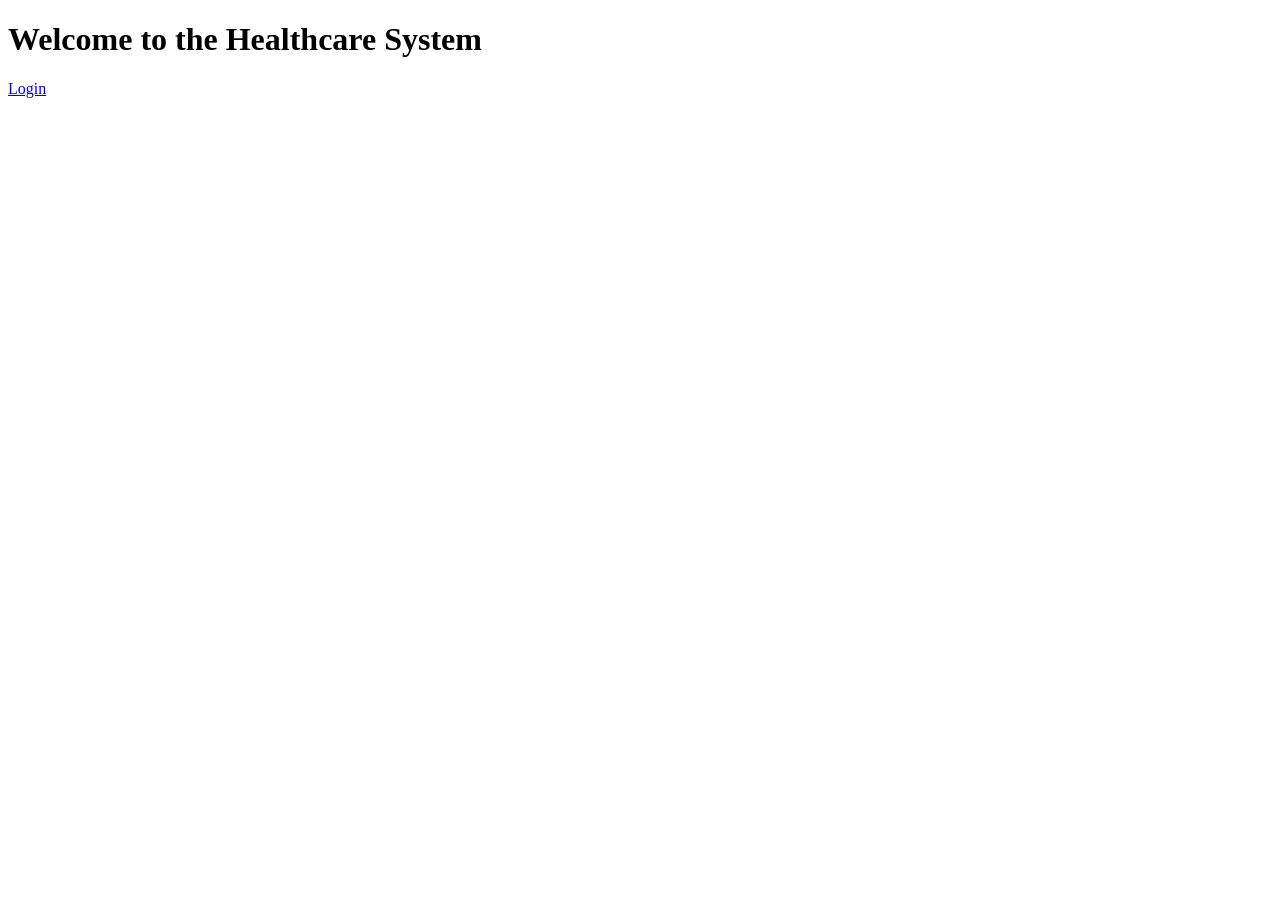
<file: port-website-backup/recovered/My Projects/Healthcare_System/templates/home.html>
<!DOCTYPE html>
<html lang="en">
<head>
    <meta charset="UTF-8">
    <title>Welcome to Healthcare System</title>
</head>
<body>
    <h1>Welcome to the Healthcare System</h1>
    <a href="{{ url_for('login') }}">Login</a>
</body>
</html>
</file>
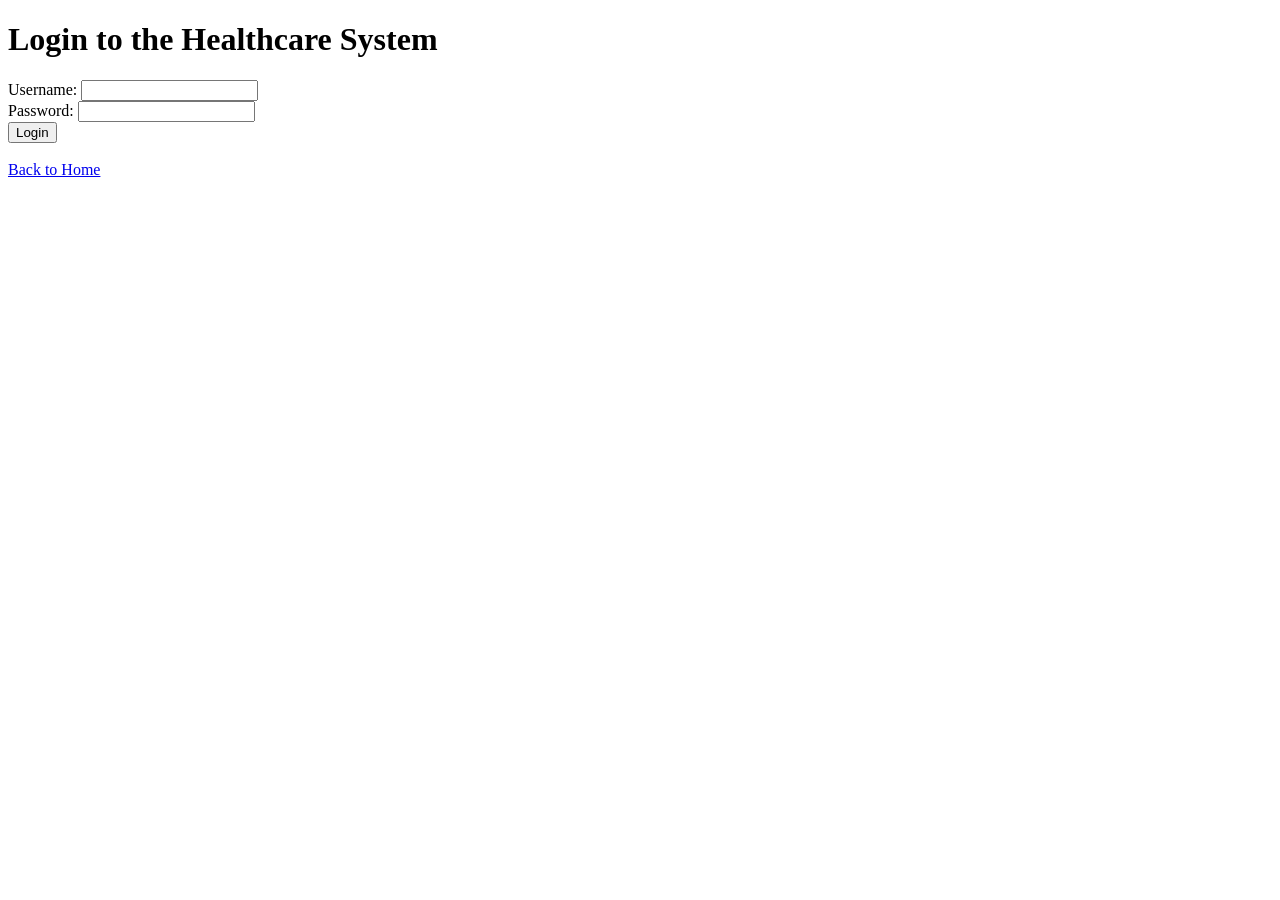
<file: port-website-backup/recovered/My Projects/Healthcare_System/templates/login.html>
<!DOCTYPE html>
<html lang="en">
<head>
    <meta charset="UTF-8">
    <meta name="viewport" content="width=device-width, initial-scale=1.0">
    <title>Login</title>
</head>
<body>
    <h1>Login to the Healthcare System</h1>
    <form action="#" method="POST">
        <label for="username">Username:</label>
        <input type="text" id="username" name="username"><br>
        <label for="password">Password:</label>
        <input type="password" id="password" name="password"><br>
        <input type="submit" value="Login">
    </form>
    <br>
    <a href="/">Back to Home</a>
</body>
</html>
</file>
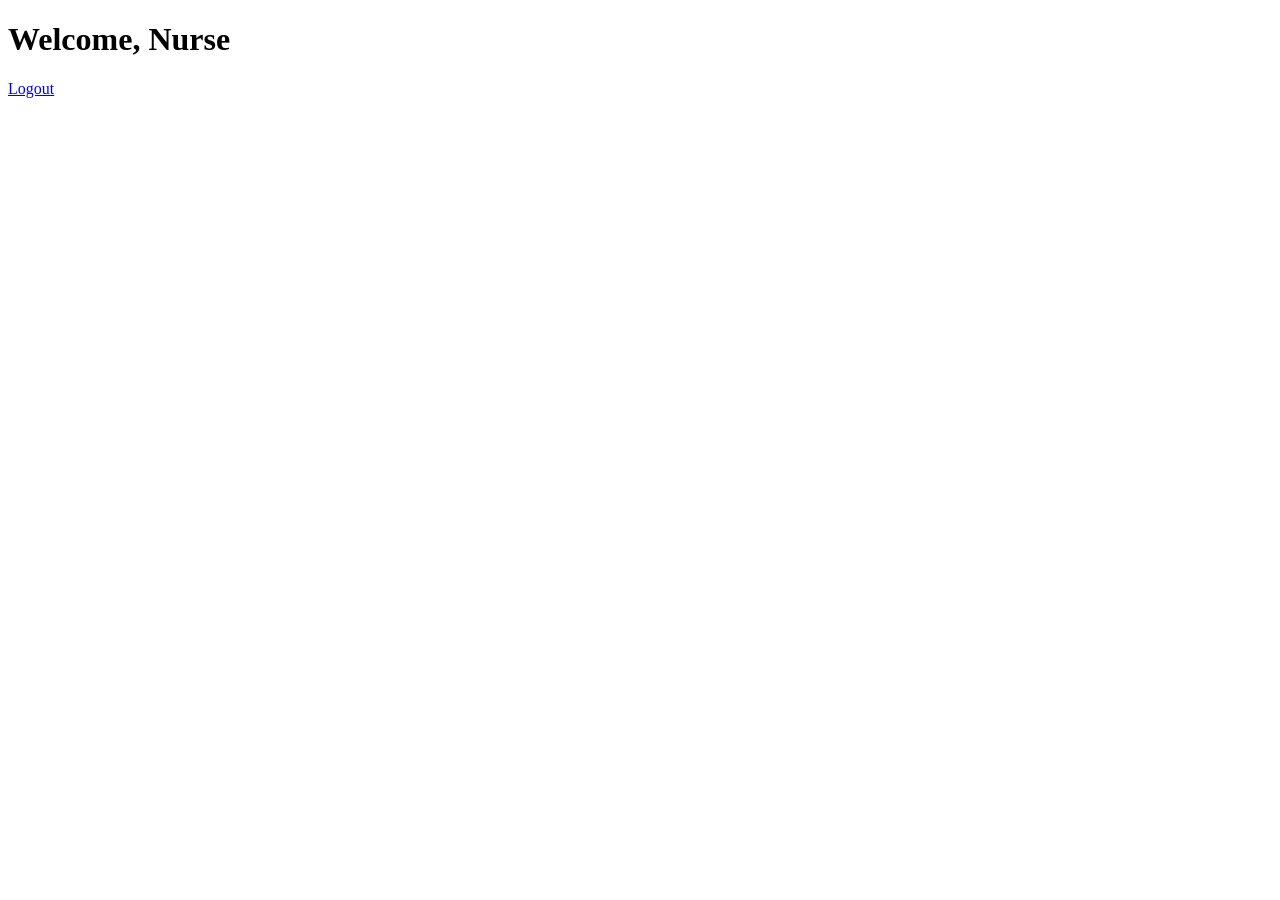
<file: port-website-backup/recovered/My Projects/Healthcare_System/templates/nurse_dashboard.html>
<!DOCTYPE html>
<html lang="en">
<head>
    <meta charset="UTF-8">
    <title>Nurse Dashboard</title>
</head>
<body>
    <h1>Welcome, Nurse</h1>
    <a href="{{ url_for('logout') }}">Logout</a>
</body>
</html>
</file>
<file: port-website-backup/recovered/My Projects/security-awareness-mini-course/style.css>
body{background:#000;color:#fff;font-family:Arial;padding:30px}
.card{background:#111;border:2px solid #00ff00;padding:20px;border-radius:8px;margin-bottom:20px}
a.btn{background:#00ff00;color:#000;padding:8px 12px;text-decoration:none;border-radius:4px;font-weight:700}
</file>
